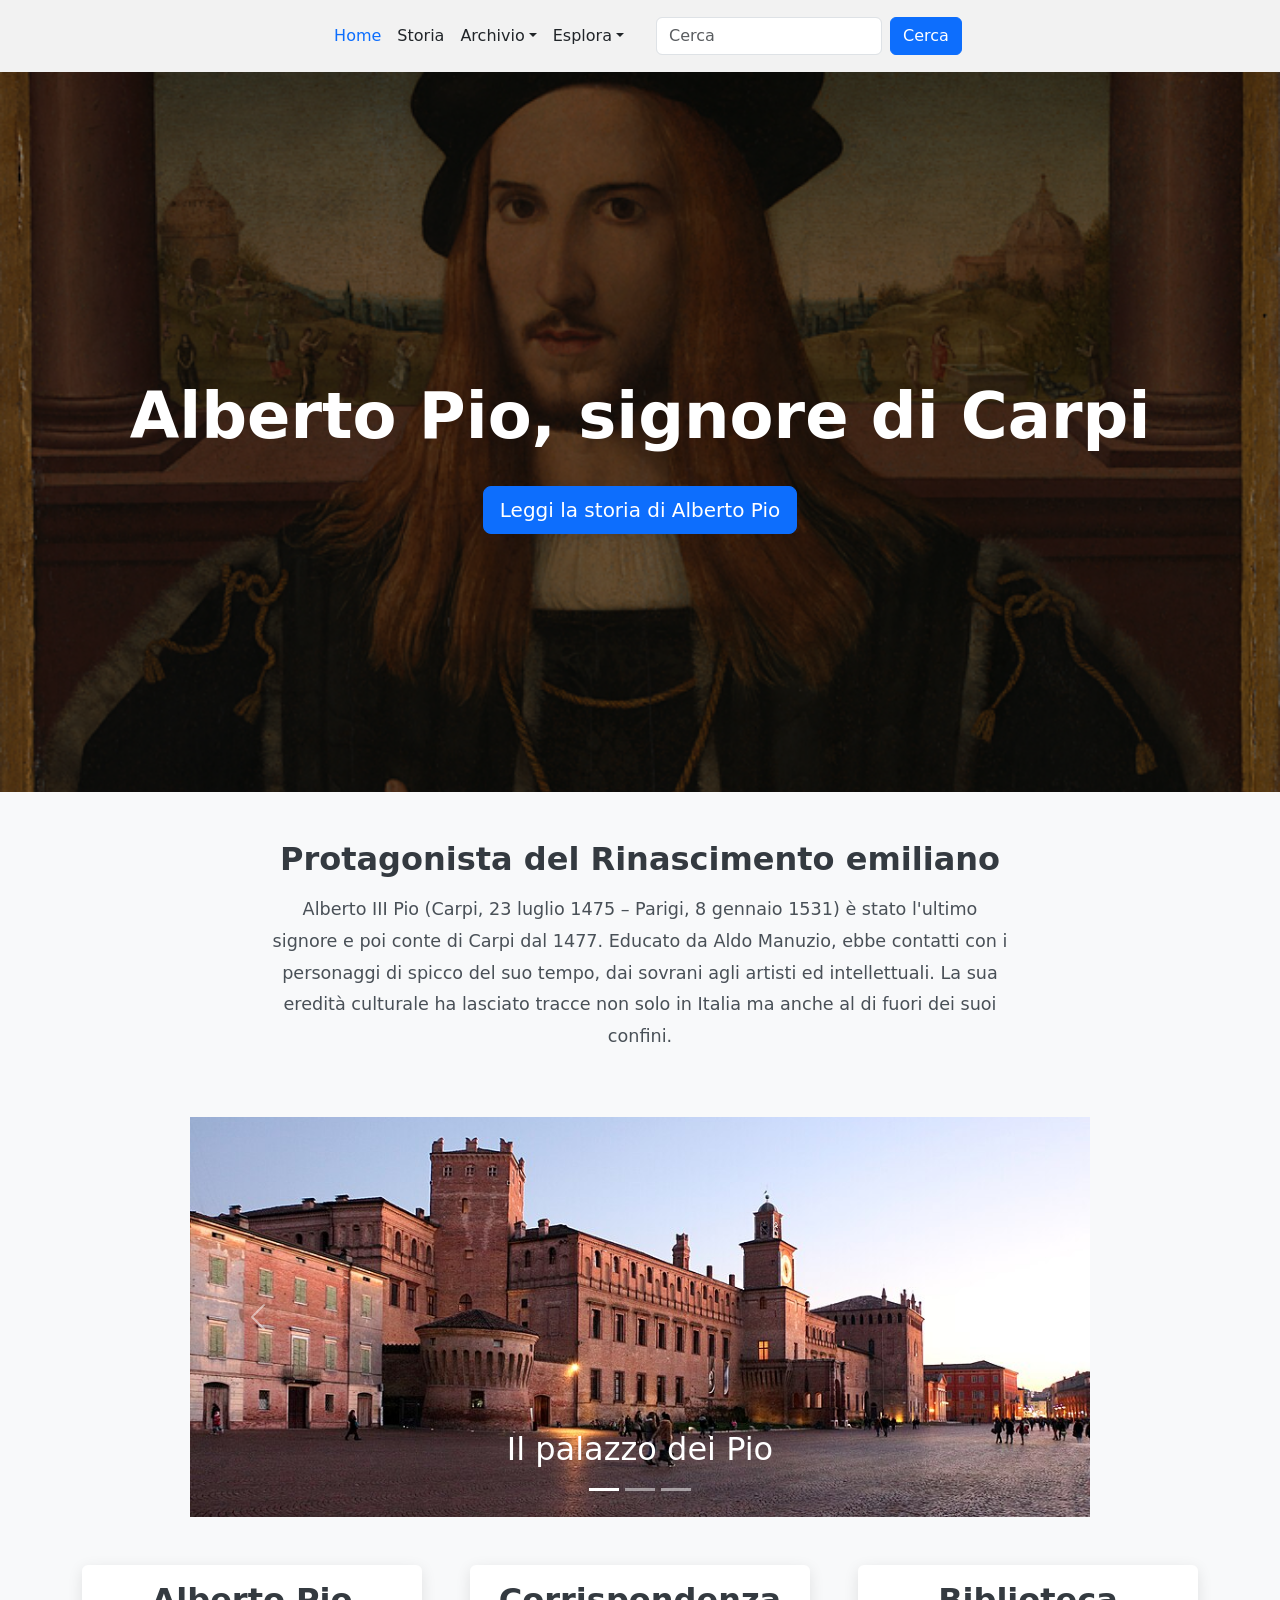
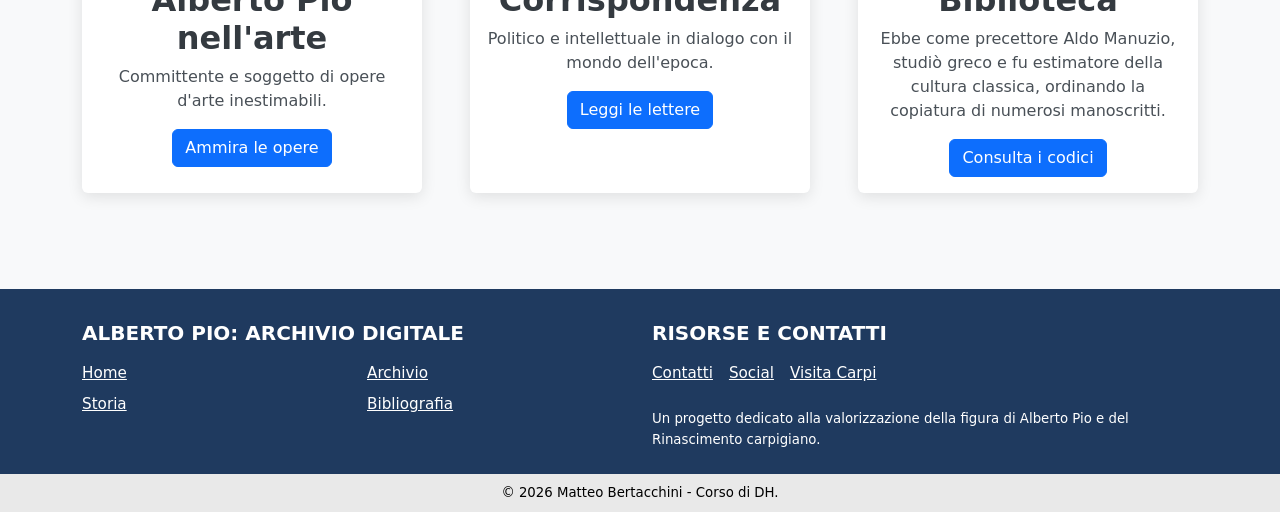
<file: index.html>
<!doctype html>
<html lang="it">

<head>
	<meta charset="UTF-8">
	<meta name="description" content="Sito che raccoglie opere d'arte, scritti e codici legati alla figura di Alberto III Pio di Savoia" />
	<meta name="keywords" content="Pio, Carpi, Savoia, Rinascimento, Alberto" />
	<meta name="author" content="Matteo Bertacchini" />
	<meta name="viewport" content="width=device-width, initial-scale=1.0, shrink-to-fit=no" />
	<!-- metadati DC -->
  <meta name="DC.Title" content="Alberto Pio, Signore di Carpi">
  <meta name="DC.Creator" content="Matteo Bertacchini">
  <meta name="DC.Subject" content="L'eredità culturale di Alberto Pio, scritti, arte, codici">
  <meta name="DC.Description" content="Raccolta di opere che testimoniano il mecenatismo di Alberto Pio e la sua centralità all'interno della temperie culturale e politica del Rinascimento emiliano">
  <meta name="DC.Publisher" content="Università di Bologna">
  <meta name="DC.Contributor" content="Corso DIGITAL HUMANITIES">
  <meta name="DC.Date" content="14/04/2026">
  <meta name="DC.Type" content="Archivio digitale">
  <meta name="DC.Format" content="HTML/CSS/JS">
  <link rel="DC.Identifier" href="https://matteobertacchini.github.io/PIO-SIGNORI-DI-CARPI/">
  <meta name="DC.Language" content="it">
  <meta name="DC.Relation" content="Estense Digital Library">
  <meta name="DC.Rights" content="Licenza Creative Commons BY-NC-SA 4.0 https://creativecommons.org/licenses/by-nc-sa/4.0/">
  <title> Alberto Pio: Archivio digitale </title>
  <!-- favicon -->
  <link rel="icon" type="image/x-icon" href="img/favicon.svg">
  <!-- Bootstrap -->
  <link href="https://cdn.jsdelivr.net/npm/bootstrap@5.0.2/dist/css/bootstrap.min.css" rel="stylesheet" integrity="sha384-EVSTQN3/azprG1Anm3QDgpJLIm9Nao0Yz1ztcQTwFspd3yD65VohhpuuCOmLASjC" crossorigin="anonymous">
  <link rel="stylesheet" href="stile.css">
</head>

<body class="d-flex flex-column min-vh-100 bg-light"> <!-- Evita il problema del footer -->
	<nav class="navbar navbar-expand-sm custom-navbar">
    <div class="container-fluid">
      <div class="collapse navbar-collapse justify-content-center" id="menuPrincipale">
        <ul class="navbar-nav m-2">
          <li class="nav-item">
            <a class="nav-link active" href="#">Home</a>
          </li>
          <li class="nav-item">
            <a class="nav-link" href="#">Storia</a>
          </li>
          <li class="nav-item dropdown">
            <a class="nav-link dropdown-toggle" href="#" data-bs-toggle="dropdown">Archivio</a>
              <ul class="dropdown-menu">
                <li><a class="dropdown-item" href="archivio-copia.html">Archivio completo</a></li>
                <li><a class="dropdown-item" href="arte.html">Arte</a></li>
                <li><a class="dropdown-item" href="corrispondenza.html">Corrispondenza</a></li>
                <li><a class="dropdown-item" href="biblioteca.html">Biblioteca</a></li>
              </ul>
          </li>
          <li class="nav-item dropdown">
            <a class="nav-link dropdown-toggle" href="#" data-bs-toggle="dropdown">Esplora</a>
              <ul class="dropdown-menu">
                <li><a class="dropdown-item" href="#">Persone</a></li>
                <li><a class="dropdown-item" href="#">Date</a></li>
                <li><a class="dropdown-item" href="#">Luoghi</a></li>
              </ul>
          </li>
        </ul>

        <form class="d-flex ms-sm-3" role="search">
          <input class="form-control me-2" type="search" placeholder="Cerca">
          <button class="btn btn-primary" type="submit">Cerca</button>
        </form>
      </div>
    </div>
  </nav>
  
  <main class="flex-grow-1"> <!-- Evita il problema del footer -->
    <section class="hero-section d-flex justify-content-center align-items-center text-center text-white">
     <div class="container">
       <h1 class="display-3 fw-bold mt-5">Alberto Pio, signore di Carpi</h1>
       <a href="#" class="btn btn-primary btn-lg mt-4">Leggi la storia di Alberto Pio</a>
     </div>
    </section>

    <section class="bio-section py-5">
     <div class="container">
       <div class="row justify-content-center">
         <div class="col-lg-8 text-center">
           <h2 class="fw-bold mb-3">Protagonista del Rinascimento emiliano</h2>
           <p class="lead">
             Alberto III Pio (Carpi, 23 luglio 1475 – Parigi, 8 gennaio 1531) è stato l'ultimo signore e poi conte di Carpi dal 1477. Educato da Aldo Manuzio, ebbe contatti con i personaggi di spicco del suo tempo, dai sovrani agli artisti ed intellettuali. La sua eredità culturale ha lasciato tracce non solo in Italia ma anche al di fuori dei suoi confini.
           </p>
         </div>
       </div>
     </div>
    </section>

    <section id="demo" class="carousel slide" data-bs-ride="carousel">

      <div class="carousel-indicators">
        <button data-bs-target="#demo" data-bs-slide-to="0" class="active"></button>
        <button data-bs-target="#demo" data-bs-slide-to="1"></button>
        <button data-bs-target="#demo" data-bs-slide-to="2"></button>
      </div>

      <div class="carousel-inner">
        <div class="carousel-item active">
          <img src="img/palazzo.jpg" class="d-block w-100" alt="Palazzo">
          <div class="carousel-caption">
            <h2>Il palazzo dei Pio</h2>
          </div>
        </div>
        <div class="carousel-item">
          <img src="img/cortile.jpg" class="d-block w-100" alt="Cortile">
          <div class="carousel-caption">
            <div class="bg dark bg-opacity-50">
              <h2>Il cortile interno</h2>
            </div>
          </div>
        </div>
        <div class="carousel-item">
          <img src="img/sala-dei-mori.png" class="d-block w-100" alt="Sala dei Mori">
          <div class="carousel-caption d-block mb-4">
            <a href="https://www.palazzodeipio.it/imusei/Sezione.jsp?idSezione=31" class="btn btn-primary shadow">Prenota la visita al Palazzo dei Pio</a>
          </div>
        </div>
      </div>
        
      <button class="carousel-control-prev" data-bs-target="#demo" data-bs-slide="prev">
        <span class="carousel-control-prev-icon"></span>
      </button>
      <button class="carousel-control-next" data-bs-target="#demo" data-bs-slide="next">
        <span class="carousel-control-next-icon"></span>
      </button>

    </section>
          
    <section class="features-section py-5">
      <div class="container">
        <div class="row g-5">

          <!-- Card 1 -->
          <div class="col-md-4">
            <div class="card h-100 text-center">
              <div class="card-body">
                <h2 class="card-title fw-bold">Alberto Pio nell'arte</h2>
                <p class="card-text">Committente e soggetto di opere d'arte inestimabili.</p>
                <a href="arte.html" class="btn btn-primary">Ammira le opere</a>
              </div>
            </div>
          </div>

          <!-- Card 2 -->
          <div class="col-md-4">
            <div class="card h-100 text-center">
              <div class="card-body">
                <h2 class="card-title fw-bold">Corrispondenza</h2>
                <p class="card-text">Politico e intellettuale in dialogo con il mondo dell'epoca.</p>
                <a href="corrispondenza.html" class="btn btn-primary">Leggi le lettere</a>
              </div>
            </div>
          </div>

          <!-- Card 3 -->
          <div class="col-md-4">
            <div class="card h-100 text-center">
              <div class="card-body">
                <h2 class="card-title fw-bold">Biblioteca</h2>
                <p class="card-text">Ebbe come precettore Aldo Manuzio, studiò greco e fu estimatore della cultura classica, ordinando la copiatura di numerosi manoscritti.</p>
                <a href="biblioteca.html" class="btn btn-primary">Consulta i codici</a>
              </div>
            </div>
          </div>

        </div>
      </div>
    </section>
    
  </main>
    
  <footer>
    <div class="container-fluid background-blue py-4 mt-5">
      <div class="container">
        <div class="row">
          <div class="col-md-6 mt-2">
            <h5 class="text-uppercase fw-bold text-white">Alberto Pio: Archivio digitale</h5>
            <div class="row mt-3">
              <div class="col-sm-6">
                <ul class="list-unstyled">
                  <li><a href="#">Home</a></li>
                  <li><a href="#">Storia</a></li>
                </ul>
              </div>
              <div class="col-sm-6">
                <ul class="list-unstyled">
                  <li><a href="#">Archivio</a></li>
                  <li><a href="#">Bibliografia</a></li>
                </ul>
              </div>
            </div>
          </div>
          <div class="col-md-6 mt-2">
            <h5 class="text-uppercase fw-bold text-white">Risorse e contatti</h5>
            <ul class="list-unstyled mt-3 d-flex gap-3">
              <li><a href="#">Contatti</a></li>
              <li><a href="#">Social</a></li>
              <li><a href="#">Visita Carpi</a></li>
            </ul>
            <p class="mt-3 text-white small">
              Un progetto dedicato alla valorizzazione della figura di Alberto Pio e del Rinascimento carpigiano.
            </p>
          </div>
        </div>
      </div>
    </div>
    <div class="container-fluid background-gray">
      <p class="mb-0 py-2 text-center small">
        © 2026 Matteo Bertacchini - Corso di DH.
      </p>
    </div>
  </footer>

  <script src="https://cdn.jsdelivr.net/npm/bootstrap@5.0.2/dist/js/bootstrap.bundle.min.js" integrity="sha384-MrcW6ZMFYlzcLA8Nl+NtUVF0sA7MsXsP1UyJoMp4YLEuNSfAP+JcXn/tWtIaxVXM" crossorigin="anonymous"></script>	
</body>

</html>
</file>
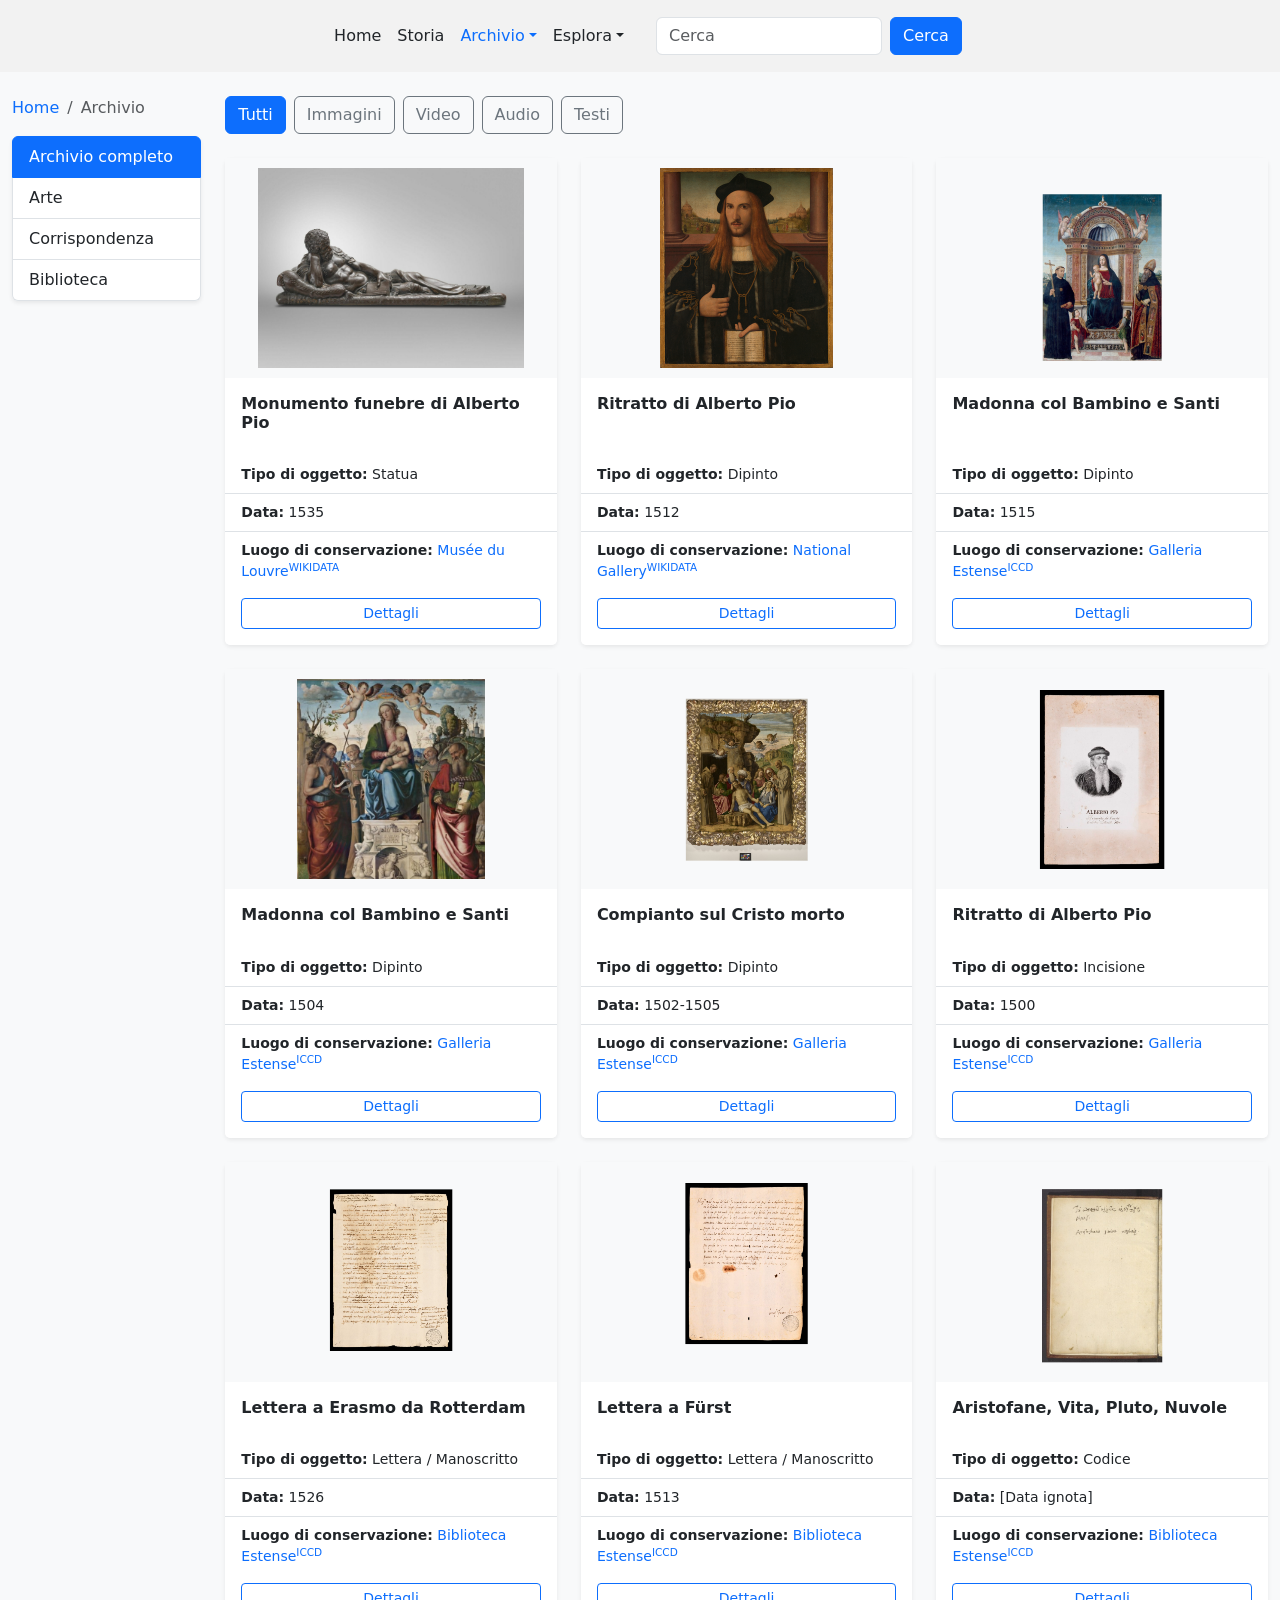
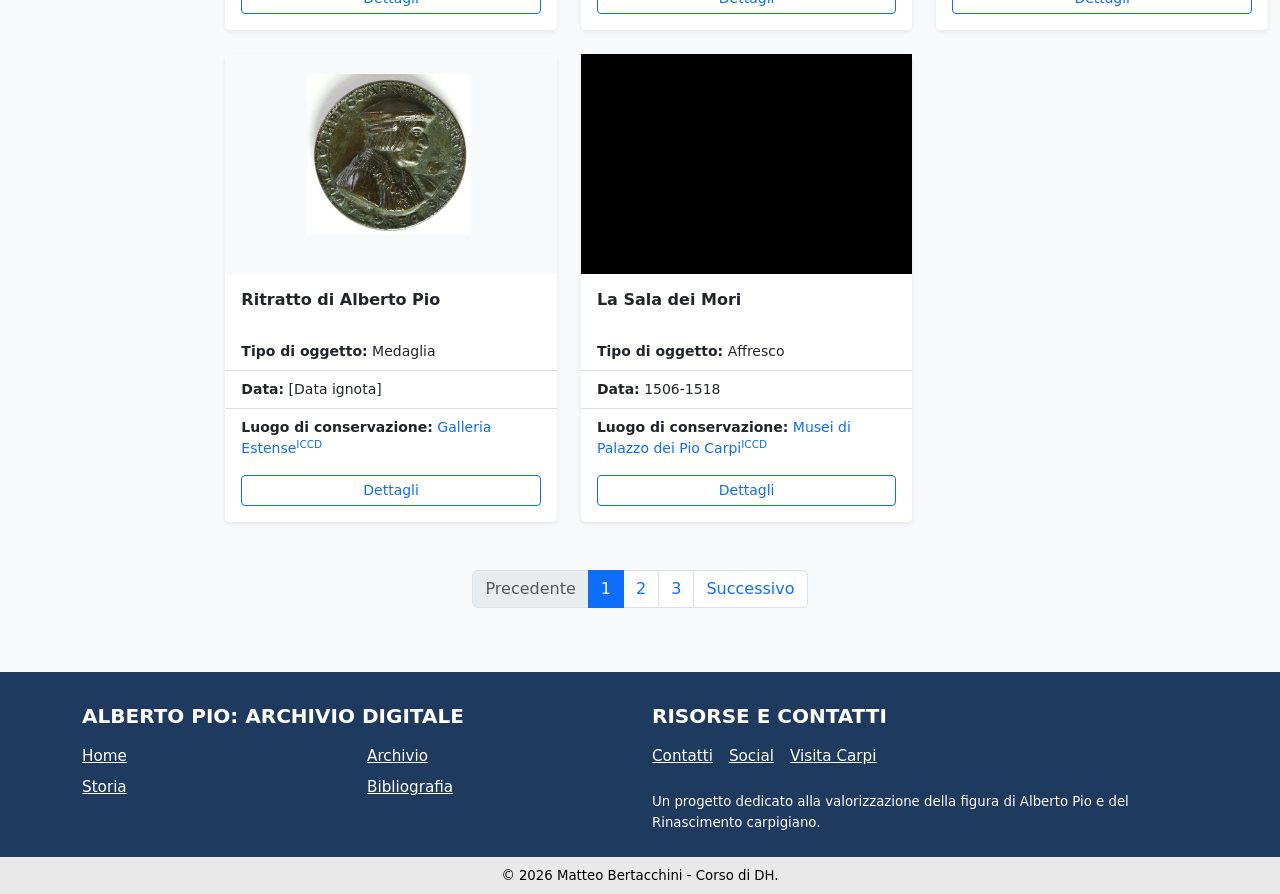
<file: archivio-copia.html>
<!doctype html>
<html lang="it">

<head>
    <meta charset="UTF-8">
    <meta name="description" content="Sito che raccoglie opere d'arte, scritti e codici legati alla figura di Alberto III Pio di Savoia" />
    <meta name="keywords" content="Pio, Carpi, Savoia, Rinascimento, Alberto" />
    <meta name="author" content="Matteo Bertacchini" />
    <meta name="viewport" content="width=device-width, initial-scale=1.0, shrink-to-fit=no" />
    <title>Alberto Pio - Archivio</title>
    <link rel="icon" type="image/x-icon" href="img/favicon.svg">       
    <link href="https://cdn.jsdelivr.net/npm/bootstrap@5.0.2/dist/css/bootstrap.min.css" rel="stylesheet" integrity="sha384-EVSTQN3/azprG1Anm3QDgpJLIm9Nao0Yz1ztcQTwFspd3yD65VohhpuuCOmLASjC" crossorigin="anonymous">
    <link rel="stylesheet" href="stile.css">
</head>

<body class="bg-light">
    <nav class="navbar navbar-expand-sm custom-navbar">
        <div class="container-fluid">
            <div class="collapse navbar-collapse justify-content-center" id="menuPrincipale">
                <ul class="navbar-nav m-2">
                  <li class="nav-item">
                    <a class="nav-link" href="index.html">Home</a>
                  </li>
                  <li class="nav-item">
                    <a class="nav-link" href="#">Storia</a>
                  </li>
                  <li class="nav-item dropdown">
                    <a class="nav-link active dropdown-toggle" href="#" data-bs-toggle="dropdown">Archivio</a>
                      <ul class="dropdown-menu">
                        <li><a class="dropdown-item" href="archivio-copia.html">Archivio completo</a></li>
                        <li><a class="dropdown-item" href="arte.html">Arte</a></li>
                        <li><a class="dropdown-item" href="corrispondenza.html">Corrispondenza</a></li>
                        <li><a class="dropdown-item" href="biblioteca.html">Biblioteca</a></li>
                      </ul>
                  </li>
                  <li class="nav-item dropdown">
                    <a class="nav-link dropdown-toggle" href="#" data-bs-toggle="dropdown">Esplora</a>
                      <ul class="dropdown-menu">
                        <li><a class="dropdown-item" href="#">Persone</a></li>
                        <li><a class="dropdown-item" href="#">Date</a></li>
                        <li><a class="dropdown-item" href="#">Luoghi</a></li>
                      </ul>
                  </li>
                </ul>

                <form class="d-flex ms-sm-3" role="search">
                  <input class="form-control me-2" type="search" placeholder="Cerca">
                  <button class="btn btn-primary" type="submit">Cerca</button>
                </form>
            </div>
        </div>
    </nav>


    <div class="container-fluid my-4">
        <div class="row">
            <div class="col-md-2">
                <nav>
                    <ol class="breadcrumb">
                        <li class="breadcrumb-item"><a href="index.html" class="text-decoration-none">Home</a></li>
                        <li class="breadcrumb-item active">Archivio</li>
                    </ol>
                </nav>
                <div class="list-group shadow-sm">
                   <a href="#" class="list-group-item list-group-item-action active">Archivio completo</a>
                   <a href="arte.html" class="list-group-item list-group-item-action">Arte</a>
                   <a href="corrispondenza.html" class="list-group-item list-group-item-action">Corrispondenza</a>
                   <a href="biblioteca.html" class="list-group-item list-group-item-action">Biblioteca</a>
                </div>
            </div>
               
            <div class="col-md-10">
                <div class="d-flex gap-2 justify-content-md-start mb-4">
                    <button class="btn btn-primary">Tutti</button>
                    <button class="btn btn-outline-secondary">Immagini</button>
                    <button class="btn btn-outline-secondary">Video</button>
                    <button class="btn btn-outline-secondary">Audio</button>
                    <button class="btn btn-outline-secondary">Testi</button>
                </div>
                <div class="row g-4">
                    <div class="col-md-4">
                        <div class="card h-100 hover-card shadow-sm border-0">
                            <div class="card-img-container">
                                <img src="img/louvre.jpg" class="card-img-custom" alt="Monumento funebre">
                            </div>
                            <div class="card-body">
                                <h6 class="card-title fw-bold">Monumento funebre di Alberto Pio</h6>
                            </div>
                            <ul class="list-group list-group-flush small text-muted">
                                <li class="list-group-item"><strong>Tipo di oggetto:</strong> Statua</li>
                                <li class="list-group-item"><strong>Data:</strong> 1535</li>
                                <li class="list-group-item"><strong>Luogo di conservazione:</strong><a href="https://www.wikidata.org/wiki/Q19675" target="_blank" class="text-decoration-none"> Musée du Louvre<sup>WIKIDATA</sup></a></li>
                            </ul>
                            <div class="card-footer bg-white border-0 text-center pb-3">
                                <a href="item.html" class="btn btn-sm btn-outline-primary w-100">Dettagli</a>
                            </div>
                        </div>
                    </div>


                    <div class="col-md-4">
                        <div class="card h-100 hover-card shadow-sm border-0">
                            <div class="card-img-container">
                                <img src="img/national-gallery.jpg" class="card-img-custom" alt="Ritratto Londra">
                            </div>
                            <div class="card-body">
                                <h6 class="card-title fw-bold">Ritratto di Alberto Pio</h6>
                            </div>
                            <ul class="list-group list-group-flush small text-muted">
                                <li class="list-group-item"><strong>Tipo di oggetto:</strong> Dipinto</li>
                                <li class="list-group-item"><strong>Data:</strong> 1512</li>
                                <li class="list-group-item"><strong>Luogo di conservazione:</strong><a href="https://www.wikidata.org/wiki/Q180788" target="_blank" class="text-decoration-none"> National Gallery<sup>WIKIDATA</sup></a></li>
                            </ul>
                            <div class="card-footer bg-white border-0 text-center pb-3">
                                <a href="#" class="btn btn-sm btn-outline-primary w-100">Dettagli</a>
                            </div>
                        </div>
                    </div>

                    <div class="col-md-4">
                        <div class="card h-100 hover-card shadow-sm border-0">
                            <div class="card-img-container">
                                <img src="img/madonna-col-bambino-loschi.png" class="card-img-custom" alt="Madonna Loschi">
                            </div>
                            <div class="card-body">
                                <h6 class="card-title fw-bold">Madonna col Bambino e Santi</h6>
                            </div>
                            <ul class="list-group list-group-flush small text-muted">
                                <li class="list-group-item"><strong>Tipo di oggetto:</strong> Dipinto</li>
                                <li class="list-group-item"><strong>Data:</strong> 1515</li>
                                <li class="list-group-item"><strong>Luogo di conservazione:</strong> <a href="https://dati.beniculturali.it/lodview/iccd/cf/resource/CulturalInstituteOrSite/1476943895379.html" target="_blank" class="text-decoration-none"> Galleria Estense<sup>ICCD</sup></a></li>
                            </ul>
                            <div class="card-footer bg-white border-0 text-center pb-3">
                                <a href="#" class="btn btn-sm btn-outline-primary w-100">Dettagli</a>
                            </div>
                        </div>
                    </div>

                    <div class="col-md-4">
                        <div class="card h-100 hover-card shadow-sm border-0">
                            <div class="card-img-container">
                                <img src="img/madonna-meloni.jpg" class="w-auto h-auto mw-100 mh-100 object-fit-contain d-block" alt="Madonna Meloni">
                            </div>
                            <div class="card-body">
                                <h6 class="card-title fw-bold">Madonna col Bambino e Santi</h6>
                            </div>
                            <ul class="list-group list-group-flush small text-muted">
                                <li class="list-group-item"><strong>Tipo di oggetto:</strong> Dipinto</li>
                                <li class="list-group-item"><strong>Data:</strong> 1504</li>
                                <li class="list-group-item"><strong>Luogo di conservazione:</strong> <a href="https://dati.beniculturali.it/lodview/iccd/cf/resource/CulturalInstituteOrSite/1476943895379.html" target="_blank" class="text-decoration-none"> Galleria Estense<sup>ICCD</sup></a></li>
                            </ul>
                            <div class="card-footer bg-white border-0 text-center pb-3">
                                <a href="#" class="btn btn-sm btn-outline-primary w-100">Dettagli</a>
                            </div>
                        </div>
                    </div>

                    <div class="col-md-4">
                        <div class="card h-100 hover-card shadow-sm border-0">
                            <div class="card-img-container">
                                <img src="img/compianto.png" class="card-img-custom" alt="Compianto">
                            </div>
                            <div class="card-body">
                                <h6 class="card-title fw-bold">Compianto sul Cristo morto</h6>
                            </div>
                            <ul class="list-group list-group-flush small text-muted">
                                <li class="list-group-item"><strong>Tipo di oggetto:</strong> Dipinto</li>
                                <li class="list-group-item"><strong>Data:</strong> 1502-1505</li>
                                <li class="list-group-item"><strong>Luogo di conservazione:</strong> <a href="https://dati.beniculturali.it/lodview/iccd/cf/resource/CulturalInstituteOrSite/1476943895379.html" target="_blank" class="text-decoration-none"> Galleria Estense<sup>ICCD</sup></a></li>
                            </ul>
                            <div class="card-footer bg-white border-0 text-center pb-3">
                                <a href="#" class="btn btn-sm btn-outline-primary w-100">Dettagli</a>
                            </div>
                        </div>
                    </div>

                    <div class="col-md-4">
                        <div class="card h-100 hover-card shadow-sm border-0">
                            <div class="card-img-container">
                                <img src="img/incisione.png" class="card-img-custom" alt="Incisione">
                            </div>
                            <div class="card-body">
                                <h6 class="card-title fw-bold">Ritratto di Alberto Pio</h6>
                            </div>
                            <ul class="list-group list-group-flush small text-muted">
                                <li class="list-group-item"><strong>Tipo di oggetto:</strong> Incisione</li>
                                <li class="list-group-item"><strong>Data:</strong> 1500</li>
                                <li class="list-group-item"><strong>Luogo di conservazione:</strong> <a href="https://dati.beniculturali.it/lodview/iccd/cf/resource/CulturalInstituteOrSite/1476943895379.html" target="_blank" class="text-decoration-none"> Galleria Estense<sup>ICCD</sup></a></li>
                            </ul>
                            <div class="card-footer bg-white border-0 text-center pb-3">
                                <a href="#" class="btn btn-sm btn-outline-primary w-100">Dettagli</a>
                            </div>
                        </div>
                    </div>

                    <div class="col-md-4">
                        <div class="card h-100 hover-card shadow-sm border-0">
                            <div class="card-img-container">
                                <img src="img/lettera-erasmo.png" class="card-img-custom" alt="Lettera Erasmo">
                            </div>
                            <div class="card-body">
                                <h6 class="card-title fw-bold">Lettera a Erasmo da Rotterdam</h6>
                            </div>
                            <ul class="list-group list-group-flush small text-muted">
                                <li class="list-group-item"><strong>Tipo di oggetto:</strong> Lettera / Manoscritto</li>
                                <li class="list-group-item"><strong>Data:</strong> 1526</li>
                                <li class="list-group-item"><strong>Luogo di conservazione:</strong> <a href="https://dati.beniculturali.it/lodview/iccd/cf/resource/CulturalInstituteOrSite/1476943895379.html" target="_blank" class="text-decoration-none"> Biblioteca Estense<sup>ICCD</sup></a></li>
                            </ul>
                            <div class="card-footer bg-white border-0 text-center pb-3">
                                <a href="#" class="btn btn-sm btn-outline-primary w-100">Dettagli</a>
                            </div>
                        </div>
                    </div>

                    <div class="col-md-4">
                        <div class="card h-100 hover-card shadow-sm border-0">
                            <div class="card-img-container">
                                <img src="img/lettera2.png" class="card-img-custom" alt="Lettera Fürst">
                            </div>
                            <div class="card-body">
                                <h6 class="card-title fw-bold">Lettera a Fürst</h6>
                            </div>
                            <ul class="list-group list-group-flush small text-muted">
                                <li class="list-group-item"><strong>Tipo di oggetto:</strong> Lettera / Manoscritto</li>
                                <li class="list-group-item"><strong>Data:</strong> 1513</li>
                                <li class="list-group-item"><strong>Luogo di conservazione:</strong> <a href="https://dati.beniculturali.it/lodview/iccd/cf/resource/CulturalInstituteOrSite/1476943895379.html" target="_blank" class="text-decoration-none"> Biblioteca Estense<sup>ICCD</sup></a></li>
                            </ul>
                            <div class="card-footer bg-white border-0 text-center pb-3">
                                <a href="prova-leaflet.html" class="btn btn-sm btn-outline-primary w-100">Dettagli</a>
                            </div>
                        </div>
                    </div>

                    <div class="col-md-4">
                        <div class="card h-100 hover-card shadow-sm border-0">
                            <div class="card-img-container">
                                <img src="img/gr28aristofane.png" class="card-img-custom" alt="Codice Aristofane">
                            </div>
                            <div class="card-body">
                                <h6 class="card-title fw-bold">Aristofane, Vita, Pluto, Nuvole</h6>
                            </div>
                            <ul class="list-group list-group-flush small text-muted">
                                <li class="list-group-item"><strong>Tipo di oggetto:</strong> Codice</li>
                                <li class="list-group-item"><strong>Data:</strong> [Data ignota]</li>
                                <li class="list-group-item"><strong>Luogo di conservazione:</strong> <a href="https://dati.beniculturali.it/lodview/iccd/cf/resource/CulturalInstituteOrSite/1476943895379.html" target="_blank" class="text-decoration-none"> Biblioteca Estense<sup>ICCD</sup></a></li>
                            </ul>
                            <div class="card-footer bg-white border-0 text-center pb-3">
                                <a href="#" class="btn btn-sm btn-outline-primary w-100">Dettagli</a>
                            </div>
                        </div>
                    </div>

                    <div class="col-md-4">
                        <div class="card h-100 hover-card shadow-sm border-0">
                            <div class="card-img-container">
                                <img src="img/medaglia.png" class="card-img-custom" alt="Medaglia">
                            </div>
                            <div class="card-body">
                                <h6 class="card-title fw-bold">Ritratto di Alberto Pio</h6>
                            </div>
                            <ul class="list-group list-group-flush small text-muted">
                                <li class="list-group-item"><strong>Tipo di oggetto:</strong> Medaglia</li>
                                <li class="list-group-item"><strong>Data:</strong> [Data ignota]</li>
                                <li class="list-group-item"><strong>Luogo di conservazione:</strong> <a href="https://dati.beniculturali.it/lodview/iccd/cf/resource/CulturalInstituteOrSite/1476943895379.html" target="_blank" class="text-decoration-none"> Galleria Estense<sup>ICCD</sup></a></li>
                            </ul>
                            <div class="card-footer bg-white border-0 text-center pb-3">
                                <a href="#" class="btn btn-sm btn-outline-primary w-100">Dettagli</a>
                            </div>
                        </div>
                    </div>

                    <div class="col-md-4">
                        <div class="card h-100 hover-card shadow-sm border-0">
                            <div class="card-video-custom">
                                <iframe class="w-100 h-100" src="https://www.youtube.com/embed/8UnhqEnyUA8" title="YouTube video player" frameborder="0" allow="accelerometer; autoplay; clipboard-write; encrypted-media; gyroscope; picture-in-picture; web-share" allowfullscreen></iframe>
                            </div>
                            <div class="card-body">
                                <h6 class="card-title fw-bold">La Sala dei Mori</h6>
                            </div>
                            <ul class="list-group list-group-flush small text-muted">
                                <li class="list-group-item"><strong>Tipo di oggetto:</strong> Affresco</li>
                                <li class="list-group-item"><strong>Data:</strong> 1506-1518</li>
                                <li class="list-group-item"><strong>Luogo di conservazione:</strong><a href="https://dati.beniculturali.it/lodview/iccd/cf/resource/CulturalInstituteOrSite/1477201735311.html" target="_blank" class="text-decoration-none"> Musei di Palazzo dei Pio Carpi<sup>ICCD</sup></a></li>
                            </ul>
                            <div class="card-footer bg-white border-0 text-center pb-3">
                                <a href="#" class="btn btn-sm btn-outline-primary w-100">Dettagli</a>
                            </div>
                        </div>
                    </div>
                </div>
            </div>
        </div>

        <div class="d-flex justify-content-center mt-5">
            <ul class="pagination">
                <li class="page-item disabled"><a class="page-link" href="#">Precedente</a></li>
                <li class="page-item active"><a class="page-link" href="#">1</a></li>
                <li class="page-item"><a class="page-link" href="#">2</a></li>
                <li class="page-item"><a class="page-link" href="#">3</a></li>
                <li class="page-item"><a class="page-link" href="#">Successivo</a></li>
            </ul>
        </div>
    </div>
       
    <footer>
        <div class="container-fluid background-blue py-4 mt-5">
          <div class="container">
            <div class="row">
              <div class="col-md-6 mt-2">
                <h5 class="text-uppercase fw-bold text-white">Alberto Pio: Archivio digitale</h5>
                <div class="row mt-3">
                  <div class="col-sm-6">
                    <ul class="list-unstyled">
                      <li><a href="#">Home</a></li>
                      <li><a href="#">Storia</a></li>
                    </ul>
                  </div>
                  <div class="col-sm-6">
                    <ul class="list-unstyled">
                      <li><a href="#">Archivio</a></li>
                      <li><a href="#">Bibliografia</a></li>
                    </ul>
                  </div>
                </div>
              </div>
              <div class="col-md-6 mt-2">
                <h5 class="text-uppercase fw-bold text-white">Risorse e contatti</h5>
                <ul class="list-unstyled mt-3 d-flex gap-3">
                  <li><a href="#">Contatti</a></li>
                  <li><a href="#">Social</a></li>
                  <li><a href="#">Visita Carpi</a></li>
                </ul>
                <p class="mt-3 text-white small">
                  Un progetto dedicato alla valorizzazione della figura di Alberto Pio e del Rinascimento carpigiano.
                </p>
              </div>
            </div>
          </div>
        </div>
        <div class="container-fluid background-gray">
          <p class="mb-0 py-2 text-center small">
            © 2026 Matteo Bertacchini - Corso di DH.
          </p>
        </div>
      </footer>

    <script src="https://cdn.jsdelivr.net/npm/bootstrap@5.0.2/dist/js/bootstrap.bundle.min.js" integrity="sha384-MrcW6ZMFYlzcLA8Nl+NtUVF0sA7MsXsP1UyJoMp4YLEuNSfAP+JcXn/tWtIaxVXM" crossorigin="anonymous"></script>  
</body>

</html>
</file>
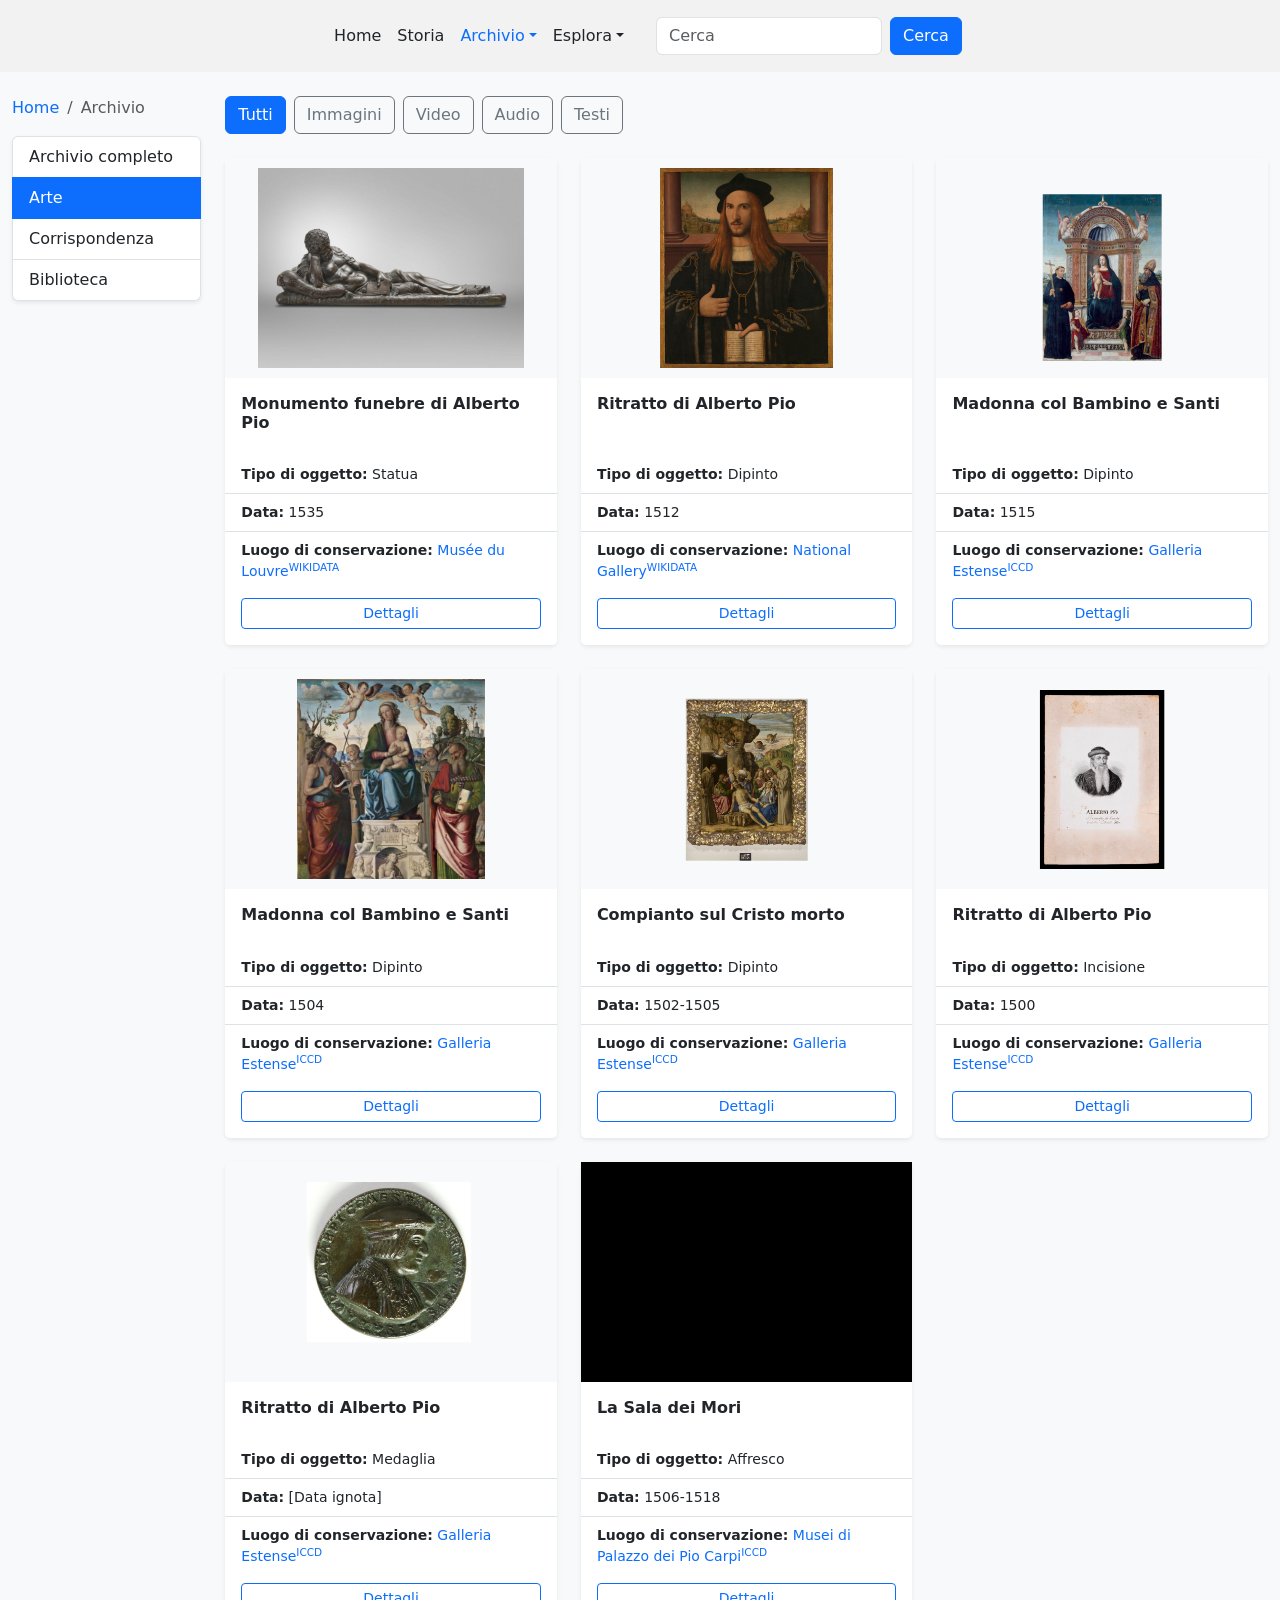
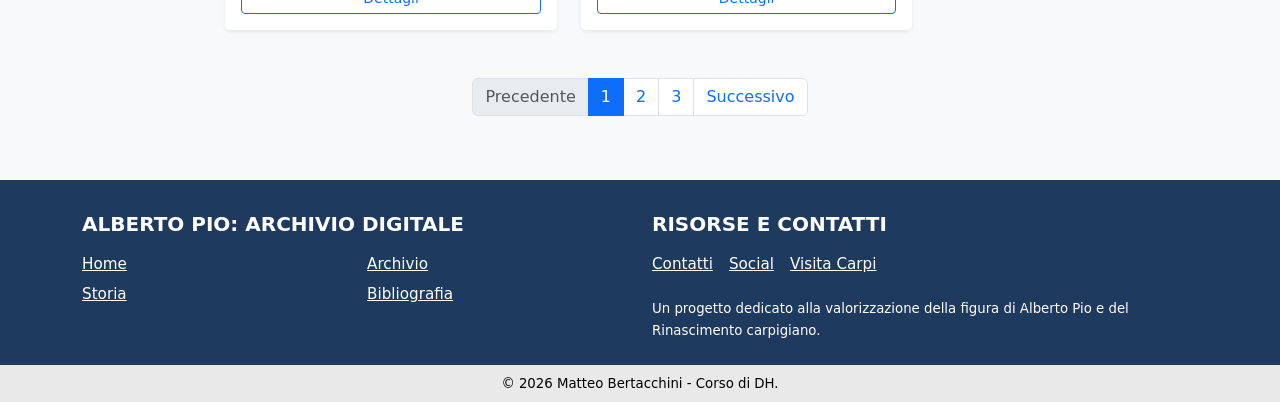
<file: arte.html>
<!doctype html>
<html lang="it">

<head>
    <meta charset="UTF-8">
    <meta name="description" content="Sito che raccoglie opere d'arte, scritti e codici legati alla figura di Alberto III Pio di Savoia" />
    <meta name="keywords" content="Pio, Carpi, Savoia, Rinascimento, Alberto" />
    <meta name="author" content="Matteo Bertacchini" />
    <meta name="viewport" content="width=device-width, initial-scale=1.0, shrink-to-fit=no" />
    <title>Alberto Pio - Archivio</title>
    <link rel="icon" type="image/x-icon" href="img/favicon.svg">       
    <link href="https://cdn.jsdelivr.net/npm/bootstrap@5.0.2/dist/css/bootstrap.min.css" rel="stylesheet" integrity="sha384-EVSTQN3/azprG1Anm3QDgpJLIm9Nao0Yz1ztcQTwFspd3yD65VohhpuuCOmLASjC" crossorigin="anonymous">
    <link rel="stylesheet" href="stile.css">
</head>

<body class="bg-light">
    <nav class="navbar navbar-expand-sm custom-navbar">
        <div class="container-fluid">
            <div class="collapse navbar-collapse justify-content-center" id="menuPrincipale">
                <ul class="navbar-nav m-2">
                  <li class="nav-item">
                    <a class="nav-link" href="index.html">Home</a>
                  </li>
                  <li class="nav-item">
                    <a class="nav-link" href="#">Storia</a>
                  </li>
                  <li class="nav-item dropdown">
                    <a class="nav-link active dropdown-toggle" href="#" data-bs-toggle="dropdown">Archivio</a>
                      <ul class="dropdown-menu">
                        <li><a class="dropdown-item" href="archivio-copia.html">Archivio completo</a></li>
                        <li><a class="dropdown-item" href="arte.html">Arte</a></li>
                        <li><a class="dropdown-item" href="corrispondenza.html">Corrispondenza</a></li>
                        <li><a class="dropdown-item" href="biblioteca.html">Biblioteca</a></li>
                      </ul>
                  </li>
                  <li class="nav-item dropdown">
                    <a class="nav-link dropdown-toggle" href="#" data-bs-toggle="dropdown">Esplora</a>
                      <ul class="dropdown-menu">
                        <li><a class="dropdown-item" href="#">Persone</a></li>
                        <li><a class="dropdown-item" href="#">Date</a></li>
                        <li><a class="dropdown-item" href="#">Luoghi</a></li>
                      </ul>
                  </li>
                </ul>

                <form class="d-flex ms-sm-3" role="search">
                  <input class="form-control me-2" type="search" placeholder="Cerca">
                  <button class="btn btn-primary" type="submit">Cerca</button>
                </form>
            </div>
        </div>
    </nav>


    <div class="container-fluid my-4">
        <div class="row">
            <div class="col-md-2">
                <nav>
                    <ol class="breadcrumb">
                        <li class="breadcrumb-item"><a href="index.html" class="text-decoration-none">Home</a></li>
                        <li class="breadcrumb-item active">Archivio</li>
                    </ol>
                </nav>
                <div class="list-group shadow-sm">
                   <a href="archivio-copia.html" class="list-group-item list-group-item-action">Archivio completo</a>
                   <a href="arte.html" class="list-group-item list-group-item-action active">Arte</a>
                   <a href="corrispondenza.html" class="list-group-item list-group-item-action">Corrispondenza</a>
                   <a href="biblioteca.html" class="list-group-item list-group-item-action">Biblioteca</a>
                </div>
            </div>
               
            <div class="col-md-10">
                <div class="d-flex gap-2 justify-content-md-start mb-4">
                    <button class="btn btn-primary">Tutti</button>
                    <button class="btn btn-outline-secondary">Immagini</button>
                    <button class="btn btn-outline-secondary">Video</button>
                    <button class="btn btn-outline-secondary">Audio</button>
                    <button class="btn btn-outline-secondary">Testi</button>
                </div>
                <div class="row g-4">
                    <div class="col-md-4">
                        <div class="card h-100 hover-card shadow-sm border-0">
                            <div class="card-img-container">
                                <img src="img/louvre.jpg" class="card-img-custom" alt="Monumento funebre">
                            </div>
                            <div class="card-body">
                                <h6 class="card-title fw-bold">Monumento funebre di Alberto Pio</h6>
                            </div>
                            <ul class="list-group list-group-flush small text-muted">
                                <li class="list-group-item"><strong>Tipo di oggetto:</strong> Statua</li>
                                <li class="list-group-item"><strong>Data:</strong> 1535</li>
                                <li class="list-group-item"><strong>Luogo di conservazione:</strong><a href="https://www.wikidata.org/wiki/Q19675" target="_blank" class="text-decoration-none"> Musée du Louvre<sup>WIKIDATA</sup></a></li>
                            </ul>
                            <div class="card-footer bg-white border-0 text-center pb-3">
                                <a href="item.html" class="btn btn-sm btn-outline-primary w-100">Dettagli</a>
                            </div>
                        </div>
                    </div>


                    <div class="col-md-4">
                        <div class="card h-100 hover-card shadow-sm border-0">
                            <div class="card-img-container">
                                <img src="img/national-gallery.jpg" class="card-img-custom" alt="Ritratto Londra">
                            </div>
                            <div class="card-body">
                                <h6 class="card-title fw-bold">Ritratto di Alberto Pio</h6>
                            </div>
                            <ul class="list-group list-group-flush small text-muted">
                                <li class="list-group-item"><strong>Tipo di oggetto:</strong> Dipinto</li>
                                <li class="list-group-item"><strong>Data:</strong> 1512</li>
                                <li class="list-group-item"><strong>Luogo di conservazione:</strong><a href="https://www.wikidata.org/wiki/Q180788" target="_blank" class="text-decoration-none"> National Gallery<sup>WIKIDATA</sup></a></li>
                            </ul>
                            <div class="card-footer bg-white border-0 text-center pb-3">
                                <a href="#" class="btn btn-sm btn-outline-primary w-100">Dettagli</a>
                            </div>
                        </div>
                    </div>

                    <div class="col-md-4">
                        <div class="card h-100 hover-card shadow-sm border-0">
                            <div class="card-img-container">
                                <img src="img/madonna-col-bambino-loschi.png" class="card-img-custom" alt="Madonna Loschi">
                            </div>
                            <div class="card-body">
                                <h6 class="card-title fw-bold">Madonna col Bambino e Santi</h6>
                            </div>
                            <ul class="list-group list-group-flush small text-muted">
                                <li class="list-group-item"><strong>Tipo di oggetto:</strong> Dipinto</li>
                                <li class="list-group-item"><strong>Data:</strong> 1515</li>
                                <li class="list-group-item"><strong>Luogo di conservazione:</strong> <a href="https://dati.beniculturali.it/lodview/iccd/cf/resource/CulturalInstituteOrSite/1476943895379.html" target="_blank" class="text-decoration-none"> Galleria Estense<sup>ICCD</sup></a></li>
                            </ul>
                            <div class="card-footer bg-white border-0 text-center pb-3">
                                <a href="#" class="btn btn-sm btn-outline-primary w-100">Dettagli</a>
                            </div>
                        </div>
                    </div>

                    <div class="col-md-4">
                        <div class="card h-100 hover-card shadow-sm border-0">
                            <div class="card-img-container">
                                <img src="img/madonna-meloni.jpg" class="w-auto h-auto mw-100 mh-100 object-fit-contain d-block" alt="Madonna Meloni">
                            </div>
                            <div class="card-body">
                                <h6 class="card-title fw-bold">Madonna col Bambino e Santi</h6>
                            </div>
                            <ul class="list-group list-group-flush small text-muted">
                                <li class="list-group-item"><strong>Tipo di oggetto:</strong> Dipinto</li>
                                <li class="list-group-item"><strong>Data:</strong> 1504</li>
                                <li class="list-group-item"><strong>Luogo di conservazione:</strong> <a href="https://dati.beniculturali.it/lodview/iccd/cf/resource/CulturalInstituteOrSite/1476943895379.html" target="_blank" class="text-decoration-none"> Galleria Estense<sup>ICCD</sup></a></li>
                            </ul>
                            <div class="card-footer bg-white border-0 text-center pb-3">
                                <a href="#" class="btn btn-sm btn-outline-primary w-100">Dettagli</a>
                            </div>
                        </div>
                    </div>

                    <div class="col-md-4">
                        <div class="card h-100 hover-card shadow-sm border-0">
                            <div class="card-img-container">
                                <img src="img/compianto.png" class="card-img-custom" alt="Compianto">
                            </div>
                            <div class="card-body">
                                <h6 class="card-title fw-bold">Compianto sul Cristo morto</h6>
                            </div>
                            <ul class="list-group list-group-flush small text-muted">
                                <li class="list-group-item"><strong>Tipo di oggetto:</strong> Dipinto</li>
                                <li class="list-group-item"><strong>Data:</strong> 1502-1505</li>
                                <li class="list-group-item"><strong>Luogo di conservazione:</strong> <a href="https://dati.beniculturali.it/lodview/iccd/cf/resource/CulturalInstituteOrSite/1476943895379.html" target="_blank" class="text-decoration-none"> Galleria Estense<sup>ICCD</sup></a></li>
                            </ul>
                            <div class="card-footer bg-white border-0 text-center pb-3">
                                <a href="#" class="btn btn-sm btn-outline-primary w-100">Dettagli</a>
                            </div>
                        </div>
                    </div>

                    <div class="col-md-4">
                        <div class="card h-100 hover-card shadow-sm border-0">
                            <div class="card-img-container">
                                <img src="img/incisione.png" class="card-img-custom" alt="Incisione">
                            </div>
                            <div class="card-body">
                                <h6 class="card-title fw-bold">Ritratto di Alberto Pio</h6>
                            </div>
                            <ul class="list-group list-group-flush small text-muted">
                                <li class="list-group-item"><strong>Tipo di oggetto:</strong> Incisione</li>
                                <li class="list-group-item"><strong>Data:</strong> 1500</li>
                                <li class="list-group-item"><strong>Luogo di conservazione:</strong> <a href="https://dati.beniculturali.it/lodview/iccd/cf/resource/CulturalInstituteOrSite/1476943895379.html" target="_blank" class="text-decoration-none"> Galleria Estense<sup>ICCD</sup></a></li>
                            </ul>
                            <div class="card-footer bg-white border-0 text-center pb-3">
                                <a href="#" class="btn btn-sm btn-outline-primary w-100">Dettagli</a>
                            </div>
                        </div>
                    </div>

                   

                    <div class="col-md-4">
                        <div class="card h-100 hover-card shadow-sm border-0">
                            <div class="card-img-container">
                                <img src="img/medaglia.png" class="card-img-custom" alt="Medaglia">
                            </div>
                            <div class="card-body">
                                <h6 class="card-title fw-bold">Ritratto di Alberto Pio</h6>
                            </div>
                            <ul class="list-group list-group-flush small text-muted">
                                <li class="list-group-item"><strong>Tipo di oggetto:</strong> Medaglia</li>
                                <li class="list-group-item"><strong>Data:</strong> [Data ignota]</li>
                                <li class="list-group-item"><strong>Luogo di conservazione:</strong> <a href="https://dati.beniculturali.it/lodview/iccd/cf/resource/CulturalInstituteOrSite/1476943895379.html" target="_blank" class="text-decoration-none"> Galleria Estense<sup>ICCD</sup></a></li>
                            </ul>
                            <div class="card-footer bg-white border-0 text-center pb-3">
                                <a href="#" class="btn btn-sm btn-outline-primary w-100">Dettagli</a>
                            </div>
                        </div>
                    </div>

                    <div class="col-md-4">
                        <div class="card h-100 hover-card shadow-sm border-0">
                            <div class="card-video-custom">
                                <iframe class="w-100 h-100" src="https://www.youtube.com/embed/8UnhqEnyUA8" title="YouTube video player" frameborder="0" allow="accelerometer; autoplay; clipboard-write; encrypted-media; gyroscope; picture-in-picture; web-share" allowfullscreen></iframe>
                            </div>
                            <div class="card-body">
                                <h6 class="card-title fw-bold">La Sala dei Mori</h6>
                            </div>
                            <ul class="list-group list-group-flush small text-muted">
                                <li class="list-group-item"><strong>Tipo di oggetto:</strong> Affresco</li>
                                <li class="list-group-item"><strong>Data:</strong> 1506-1518</li>
                                <li class="list-group-item"><strong>Luogo di conservazione:</strong><a href="https://dati.beniculturali.it/lodview/iccd/cf/resource/CulturalInstituteOrSite/1477201735311.html" target="_blank" class="text-decoration-none"> Musei di Palazzo dei Pio Carpi<sup>ICCD</sup></a></li>
                            </ul>
                            <div class="card-footer bg-white border-0 text-center pb-3">
                                <a href="#" class="btn btn-sm btn-outline-primary w-100">Dettagli</a>
                            </div>
                        </div>
                    </div>
                </div>
            </div>
        </div>

        <div class="d-flex justify-content-center mt-5">
            <ul class="pagination">
                <li class="page-item disabled"><a class="page-link" href="#">Precedente</a></li>
                <li class="page-item active"><a class="page-link" href="#">1</a></li>
                <li class="page-item"><a class="page-link" href="#">2</a></li>
                <li class="page-item"><a class="page-link" href="#">3</a></li>
                <li class="page-item"><a class="page-link" href="#">Successivo</a></li>
            </ul>
        </div>
    </div>
       
    <footer>
        <div class="container-fluid background-blue py-4 mt-5">
          <div class="container">
            <div class="row">
              <div class="col-md-6 mt-2">
                <h5 class="text-uppercase fw-bold text-white">Alberto Pio: Archivio digitale</h5>
                <div class="row mt-3">
                  <div class="col-sm-6">
                    <ul class="list-unstyled">
                      <li><a href="#">Home</a></li>
                      <li><a href="#">Storia</a></li>
                    </ul>
                  </div>
                  <div class="col-sm-6">
                    <ul class="list-unstyled">
                      <li><a href="#">Archivio</a></li>
                      <li><a href="#">Bibliografia</a></li>
                    </ul>
                  </div>
                </div>
              </div>
              <div class="col-md-6 mt-2">
                <h5 class="text-uppercase fw-bold text-white">Risorse e contatti</h5>
                <ul class="list-unstyled mt-3 d-flex gap-3">
                  <li><a href="#">Contatti</a></li>
                  <li><a href="#">Social</a></li>
                  <li><a href="#">Visita Carpi</a></li>
                </ul>
                <p class="mt-3 text-white small">
                  Un progetto dedicato alla valorizzazione della figura di Alberto Pio e del Rinascimento carpigiano.
                </p>
              </div>
            </div>
          </div>
        </div>
        <div class="container-fluid background-gray">
          <p class="mb-0 py-2 text-center small">
            © 2026 Matteo Bertacchini - Corso di DH.
          </p>
        </div>
      </footer>

    <script src="https://cdn.jsdelivr.net/npm/bootstrap@5.0.2/dist/js/bootstrap.bundle.min.js" integrity="sha384-MrcW6ZMFYlzcLA8Nl+NtUVF0sA7MsXsP1UyJoMp4YLEuNSfAP+JcXn/tWtIaxVXM" crossorigin="anonymous"></script>  
</body>

</html>
</file>
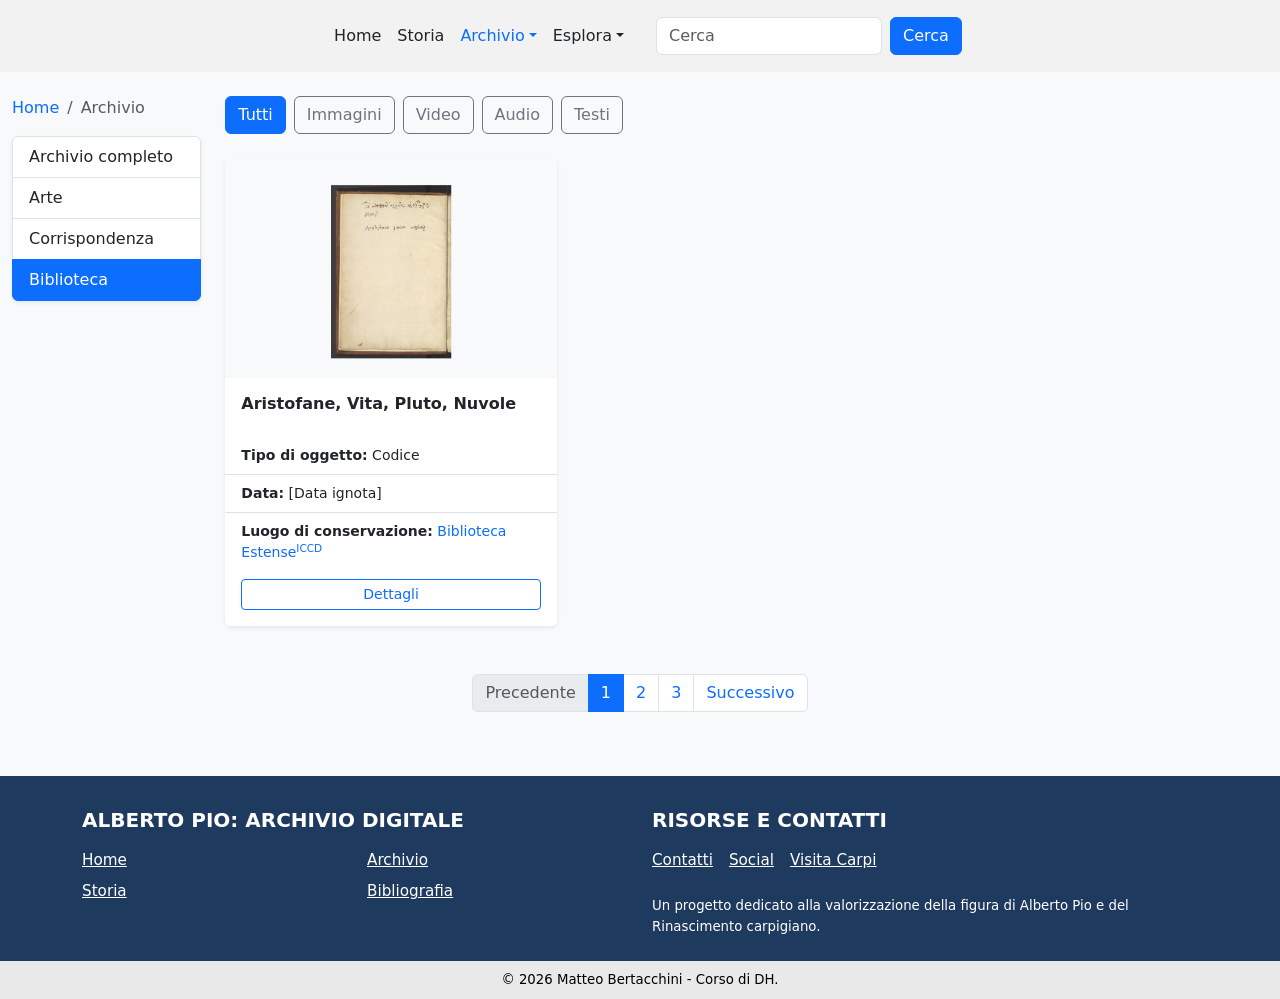
<file: biblioteca.html>
<!doctype html>
<html lang="it">

<head>
    <meta charset="UTF-8">
    <meta name="description" content="Sito che raccoglie opere d'arte, scritti e codici legati alla figura di Alberto III Pio di Savoia" />
    <meta name="keywords" content="Pio, Carpi, Savoia, Rinascimento, Alberto" />
    <meta name="author" content="Matteo Bertacchini" />
    <meta name="viewport" content="width=device-width, initial-scale=1.0, shrink-to-fit=no" />
    <title>Alberto Pio - Archivio</title>
    <link rel="icon" type="image/x-icon" href="img/favicon.svg">       
    <link href="https://cdn.jsdelivr.net/npm/bootstrap@5.0.2/dist/css/bootstrap.min.css" rel="stylesheet" integrity="sha384-EVSTQN3/azprG1Anm3QDgpJLIm9Nao0Yz1ztcQTwFspd3yD65VohhpuuCOmLASjC" crossorigin="anonymous">
    <link rel="stylesheet" href="stile.css">
</head>

<body class="bg-light">
    <nav class="navbar navbar-expand-sm custom-navbar">
        <div class="container-fluid">
            <div class="collapse navbar-collapse justify-content-center" id="menuPrincipale">
                <ul class="navbar-nav m-2">
                  <li class="nav-item">
                    <a class="nav-link" href="index.html">Home</a>
                  </li>
                  <li class="nav-item">
                    <a class="nav-link" href="#">Storia</a>
                  </li>
                  <li class="nav-item dropdown">
                    <a class="nav-link active dropdown-toggle" href="#" data-bs-toggle="dropdown">Archivio</a>
                      <ul class="dropdown-menu">
                        <li><a class="dropdown-item" href="archivio-copia.html">Archivio completo</a></li>
                        <li><a class="dropdown-item" href="arte.html">Arte</a></li>
                        <li><a class="dropdown-item" href="corrispondenza.html">Corrispondenza</a></li>
                        <li><a class="dropdown-item" href="biblioteca.html">Biblioteca</a></li>
                      </ul>
                  </li>
                  <li class="nav-item dropdown">
                    <a class="nav-link dropdown-toggle" href="#" data-bs-toggle="dropdown">Esplora</a>
                      <ul class="dropdown-menu">
                        <li><a class="dropdown-item" href="#">Persone</a></li>
                        <li><a class="dropdown-item" href="#">Date</a></li>
                        <li><a class="dropdown-item" href="#">Luoghi</a></li>
                      </ul>
                  </li>
                </ul>

                <form class="d-flex ms-sm-3" role="search">
                  <input class="form-control me-2" type="search" placeholder="Cerca">
                  <button class="btn btn-primary" type="submit">Cerca</button>
                </form>
            </div>
        </div>
    </nav>


    <div class="container-fluid my-4">
        <div class="row">
            <div class="col-md-2">
                <nav>
                    <ol class="breadcrumb">
                        <li class="breadcrumb-item"><a href="index.html" class="text-decoration-none">Home</a></li>
                        <li class="breadcrumb-item active">Archivio</li>
                    </ol>
                </nav>
                <div class="list-group shadow-sm">
                   <a href="archivio-copia.html" class="list-group-item list-group-item-action">Archivio completo</a>
                   <a href="arte.html" class="list-group-item list-group-item-action">Arte</a>
                   <a href="corrispondenza.html" class="list-group-item list-group-item-action">Corrispondenza</a>
                   <a href="biblioteca.html" class="list-group-item list-group-item-action active">Biblioteca</a>
                </div>
            </div>
               
            <div class="col-md-10">
                <div class="d-flex gap-2 justify-content-md-start mb-4">
                    <button class="btn btn-primary">Tutti</button>
                    <button class="btn btn-outline-secondary">Immagini</button>
                    <button class="btn btn-outline-secondary">Video</button>
                    <button class="btn btn-outline-secondary">Audio</button>
                    <button class="btn btn-outline-secondary">Testi</button>
                </div>
                <div class="row g-4">
                    






                    <div class="col-md-4">
                        <div class="card h-100 hover-card shadow-sm border-0">
                            <div class="card-img-container">
                                <img src="img/gr28aristofane.png" class="card-img-custom" alt="Codice Aristofane">
                            </div>
                            <div class="card-body">
                                <h6 class="card-title fw-bold">Aristofane, Vita, Pluto, Nuvole</h6>
                            </div>
                            <ul class="list-group list-group-flush small text-muted">
                                <li class="list-group-item"><strong>Tipo di oggetto:</strong> Codice</li>
                                <li class="list-group-item"><strong>Data:</strong> [Data ignota]</li>
                                <li class="list-group-item"><strong>Luogo di conservazione:</strong> <a href="https://dati.beniculturali.it/lodview/iccd/cf/resource/CulturalInstituteOrSite/1476943895379.html" target="_blank" class="text-decoration-none"> Biblioteca Estense<sup>ICCD</sup></a></li>
                            </ul>
                            <div class="card-footer bg-white border-0 text-center pb-3">
                                <a href="#" class="btn btn-sm btn-outline-primary w-100">Dettagli</a>
                            </div>
                        </div>
                    </div>


                </div>
            </div>
        </div>

        <div class="d-flex justify-content-center mt-5">
            <ul class="pagination">
                <li class="page-item disabled"><a class="page-link" href="#">Precedente</a></li>
                <li class="page-item active"><a class="page-link" href="#">1</a></li>
                <li class="page-item"><a class="page-link" href="#">2</a></li>
                <li class="page-item"><a class="page-link" href="#">3</a></li>
                <li class="page-item"><a class="page-link" href="#">Successivo</a></li>
            </ul>
        </div>
    </div>
       
    <footer>
        <div class="container-fluid background-blue py-4 mt-5">
          <div class="container">
            <div class="row">
              <div class="col-md-6 mt-2">
                <h5 class="text-uppercase fw-bold text-white">Alberto Pio: Archivio digitale</h5>
                <div class="row mt-3">
                  <div class="col-sm-6">
                    <ul class="list-unstyled">
                      <li><a href="#">Home</a></li>
                      <li><a href="#">Storia</a></li>
                    </ul>
                  </div>
                  <div class="col-sm-6">
                    <ul class="list-unstyled">
                      <li><a href="#">Archivio</a></li>
                      <li><a href="#">Bibliografia</a></li>
                    </ul>
                  </div>
                </div>
              </div>
              <div class="col-md-6 mt-2">
                <h5 class="text-uppercase fw-bold text-white">Risorse e contatti</h5>
                <ul class="list-unstyled mt-3 d-flex gap-3">
                  <li><a href="#">Contatti</a></li>
                  <li><a href="#">Social</a></li>
                  <li><a href="#">Visita Carpi</a></li>
                </ul>
                <p class="mt-3 text-white small">
                  Un progetto dedicato alla valorizzazione della figura di Alberto Pio e del Rinascimento carpigiano.
                </p>
              </div>
            </div>
          </div>
        </div>
        <div class="container-fluid background-gray">
          <p class="mb-0 py-2 text-center small">
            © 2026 Matteo Bertacchini - Corso di DH.
          </p>
        </div>
      </footer>

    <script src="https://cdn.jsdelivr.net/npm/bootstrap@5.0.2/dist/js/bootstrap.bundle.min.js" integrity="sha384-MrcW6ZMFYlzcLA8Nl+NtUVF0sA7MsXsP1UyJoMp4YLEuNSfAP+JcXn/tWtIaxVXM" crossorigin="anonymous"></script>  
</body>

</html>
</file>
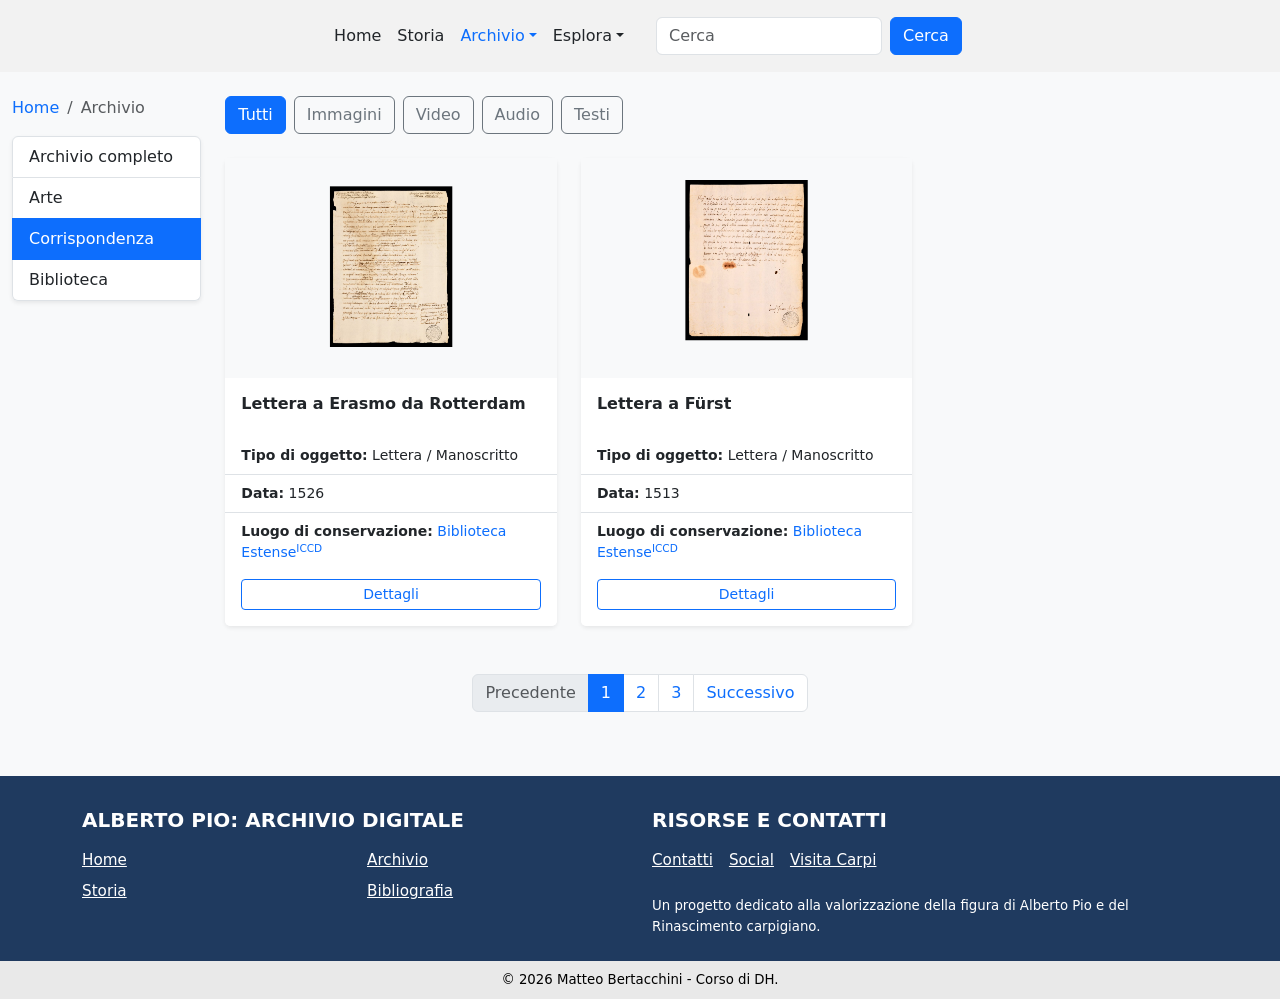
<file: corrispondenza.html>
<!doctype html>
<html lang="it">

<head>
    <meta charset="UTF-8">
    <meta name="description" content="Sito che raccoglie opere d'arte, scritti e codici legati alla figura di Alberto III Pio di Savoia" />
    <meta name="keywords" content="Pio, Carpi, Savoia, Rinascimento, Alberto" />
    <meta name="author" content="Matteo Bertacchini" />
    <meta name="viewport" content="width=device-width, initial-scale=1.0, shrink-to-fit=no" />
    <title>Alberto Pio - Archivio</title>
    <link rel="icon" type="image/x-icon" href="img/favicon.svg">       
    <link href="https://cdn.jsdelivr.net/npm/bootstrap@5.0.2/dist/css/bootstrap.min.css" rel="stylesheet" integrity="sha384-EVSTQN3/azprG1Anm3QDgpJLIm9Nao0Yz1ztcQTwFspd3yD65VohhpuuCOmLASjC" crossorigin="anonymous">
    <link rel="stylesheet" href="stile.css">
</head>

<body class="bg-light">
    <nav class="navbar navbar-expand-sm custom-navbar">
        <div class="container-fluid">
            <div class="collapse navbar-collapse justify-content-center" id="menuPrincipale">
                <ul class="navbar-nav m-2">
                  <li class="nav-item">
                    <a class="nav-link" href="index.html">Home</a>
                  </li>
                  <li class="nav-item">
                    <a class="nav-link" href="#">Storia</a>
                  </li>
                  <li class="nav-item dropdown">
                    <a class="nav-link active dropdown-toggle" href="#" data-bs-toggle="dropdown">Archivio</a>
                      <ul class="dropdown-menu">
                        <li><a class="dropdown-item" href="archivio-copia.html">Archivio completo</a></li>
                        <li><a class="dropdown-item" href="arte.html">Arte</a></li>
                        <li><a class="dropdown-item" href="corrispondenza.html">Corrispondenza</a></li>
                        <li><a class="dropdown-item" href="biblioteca.html">Biblioteca</a></li>
                      </ul>
                  </li>
                  <li class="nav-item dropdown">
                    <a class="nav-link dropdown-toggle" href="#" data-bs-toggle="dropdown">Esplora</a>
                      <ul class="dropdown-menu">
                        <li><a class="dropdown-item" href="#">Persone</a></li>
                        <li><a class="dropdown-item" href="#">Date</a></li>
                        <li><a class="dropdown-item" href="#">Luoghi</a></li>
                      </ul>
                  </li>
                </ul>

                <form class="d-flex ms-sm-3" role="search">
                  <input class="form-control me-2" type="search" placeholder="Cerca">
                  <button class="btn btn-primary" type="submit">Cerca</button>
                </form>
            </div>
        </div>
    </nav>


    <div class="container-fluid my-4">
        <div class="row">
            <div class="col-md-2">
                <nav>
                    <ol class="breadcrumb">
                        <li class="breadcrumb-item"><a href="index.html" class="text-decoration-none">Home</a></li>
                        <li class="breadcrumb-item active">Archivio</li>
                    </ol>
                </nav>
                <div class="list-group shadow-sm">
                   <a href="archivio-copia-html" class="list-group-item list-group-item-action">Archivio completo</a>
                   <a href="arte.html" class="list-group-item list-group-item-action">Arte</a>
                   <a href="corrispondenza.html" class="list-group-item list-group-item-action active">Corrispondenza</a>
                   <a href="biblioteca.html" class="list-group-item list-group-item-action">Biblioteca</a>
                </div>
            </div>
               
            <div class="col-md-10">
                <div class="d-flex gap-2 justify-content-md-start mb-4">
                    <button class="btn btn-primary">Tutti</button>
                    <button class="btn btn-outline-secondary">Immagini</button>
                    <button class="btn btn-outline-secondary">Video</button>
                    <button class="btn btn-outline-secondary">Audio</button>
                    <button class="btn btn-outline-secondary">Testi</button>
                </div>
                <div class="row g-4">


                    <div class="col-md-4">
                        <div class="card h-100 hover-card shadow-sm border-0">
                            <div class="card-img-container">
                                <img src="img/lettera-erasmo.png" class="card-img-custom" alt="Lettera Erasmo">
                            </div>
                            <div class="card-body">
                                <h6 class="card-title fw-bold">Lettera a Erasmo da Rotterdam</h6>
                            </div>
                            <ul class="list-group list-group-flush small text-muted">
                                <li class="list-group-item"><strong>Tipo di oggetto:</strong> Lettera / Manoscritto</li>
                                <li class="list-group-item"><strong>Data:</strong> 1526</li>
                                <li class="list-group-item"><strong>Luogo di conservazione:</strong> <a href="https://dati.beniculturali.it/lodview/iccd/cf/resource/CulturalInstituteOrSite/1476943895379.html" target="_blank" class="text-decoration-none"> Biblioteca Estense<sup>ICCD</sup></a></li>
                            </ul>
                            <div class="card-footer bg-white border-0 text-center pb-3">
                                <a href="#" class="btn btn-sm btn-outline-primary w-100">Dettagli</a>
                            </div>
                        </div>
                    </div>

                    <div class="col-md-4">
                        <div class="card h-100 hover-card shadow-sm border-0">
                            <div class="card-img-container">
                                <img src="img/lettera2.png" class="card-img-custom" alt="Lettera Fürst">
                            </div>
                            <div class="card-body">
                                <h6 class="card-title fw-bold">Lettera a Fürst</h6>
                            </div>
                            <ul class="list-group list-group-flush small text-muted">
                                <li class="list-group-item"><strong>Tipo di oggetto:</strong> Lettera / Manoscritto</li>
                                <li class="list-group-item"><strong>Data:</strong> 1513</li>
                                <li class="list-group-item"><strong>Luogo di conservazione:</strong> <a href="https://dati.beniculturali.it/lodview/iccd/cf/resource/CulturalInstituteOrSite/1476943895379.html" target="_blank" class="text-decoration-none"> Biblioteca Estense<sup>ICCD</sup></a></li>
                            </ul>
                            <div class="card-footer bg-white border-0 text-center pb-3">
                                <a href="prova-leaflet.html" class="btn btn-sm btn-outline-primary w-100">Dettagli</a>
                            </div>
                        </div>
                    </div>
                </div>
            </div>
        </div>

        <div class="d-flex justify-content-center mt-5">
            <ul class="pagination">
                <li class="page-item disabled"><a class="page-link" href="#">Precedente</a></li>
                <li class="page-item active"><a class="page-link" href="#">1</a></li>
                <li class="page-item"><a class="page-link" href="#">2</a></li>
                <li class="page-item"><a class="page-link" href="#">3</a></li>
                <li class="page-item"><a class="page-link" href="#">Successivo</a></li>
            </ul>
        </div>
    </div>
       
    <footer>
        <div class="container-fluid background-blue py-4 mt-5">
          <div class="container">
            <div class="row">
              <div class="col-md-6 mt-2">
                <h5 class="text-uppercase fw-bold text-white">Alberto Pio: Archivio digitale</h5>
                <div class="row mt-3">
                  <div class="col-sm-6">
                    <ul class="list-unstyled">
                      <li><a href="#">Home</a></li>
                      <li><a href="#">Storia</a></li>
                    </ul>
                  </div>
                  <div class="col-sm-6">
                    <ul class="list-unstyled">
                      <li><a href="#">Archivio</a></li>
                      <li><a href="#">Bibliografia</a></li>
                    </ul>
                  </div>
                </div>
              </div>
              <div class="col-md-6 mt-2">
                <h5 class="text-uppercase fw-bold text-white">Risorse e contatti</h5>
                <ul class="list-unstyled mt-3 d-flex gap-3">
                  <li><a href="#">Contatti</a></li>
                  <li><a href="#">Social</a></li>
                  <li><a href="#">Visita Carpi</a></li>
                </ul>
                <p class="mt-3 text-white small">
                  Un progetto dedicato alla valorizzazione della figura di Alberto Pio e del Rinascimento carpigiano.
                </p>
              </div>
            </div>
          </div>
        </div>
        <div class="container-fluid background-gray">
          <p class="mb-0 py-2 text-center small">
            © 2026 Matteo Bertacchini - Corso di DH.
          </p>
        </div>
      </footer>

    <script src="https://cdn.jsdelivr.net/npm/bootstrap@5.0.2/dist/js/bootstrap.bundle.min.js" integrity="sha384-MrcW6ZMFYlzcLA8Nl+NtUVF0sA7MsXsP1UyJoMp4YLEuNSfAP+JcXn/tWtIaxVXM" crossorigin="anonymous"></script>  
</body>

</html>
</file>
<file: stile.css>
.custom-navbar {
  background-color: #f2f2f2 !important;
}

.custom-navbar .navbar-nav .nav-link {
  color: #212529 !important;
  font-weight: 500;
}
.custom-navbar .navbar-nav .nav-link:hover, 
.custom-navbar .navbar-nav .nav-link.active {
  color: #0d6efd !important;
}

.hero-section {
  background-image: url('img/national-gallery.jpg');
  background-size: cover;
  background-position: center 20%;
  background-repeat: no-repeat;
  height: 80vh;
  position: relative;
}

.hero-section::before {
  content: "";
  position: absolute;
  top: 0; left: 0;
  width: 100%; height: 100%;
  background-color: rgba(0, 0, 0, 0.5);
  z-index: 1;
}

.hero-section .container {
  position: relative;
  z-index: 2;
}

.bio-section {
  background-color: #f8f9fa;
}

.bio-section h2 {
  color: #343a40;
}

.bio-section p {
  color: #495057;
  font-size: 1.1rem;
  line-height: 1.8;
}

.features-section .card {
  border: none;
  box-shadow: 0 4px 15px rgba(0,0,0,0.1);
  transition: transform 0.3s, box-shadow 0.3s;
}

.features-section .card:hover {
  transform: translateY(-5px);
  box-shadow: 0 8px 20px rgba(0,0,0,0.2);
}

.features-section .card-title {
  color: #343a40;
}

.features-section .card-text {
  color: #495057;
}

#demo {
  max-width: 900px;
  margin: 0 auto;
}

#demo .carousel-item img {
  height: 400px;
  object-fit: cover;
}

footer {
  font-size: 0.95rem;
  line-height: 1.6;
}

.background-blue {
  background-color: #1f3a5f;
  color: #ffffff;
}

.background-gray {
  background-color: #e9e9e9;
  color: #000000;
}

footer h5 {
  font-weight: 600;
  margin-bottom: 1rem;
}

footer ul {
  list-style: none;
  padding-left: 0;
  margin-bottom: 1rem;
}

footer ul li {
  margin-bottom: 0.4rem;
  color: #ffffff;
}

footer a {
  color: #ffffff;
  text-decoration: underline;
}

footer a:hover {
  color: #d0d0d0;
  text-decoration: none;
}

footer p {
  margin: 0;
}

.fixed-img {
  height: 220px;
  object-fit: cover;
  width: 100%;
}

.carousel-fixed {
  max-width: 700px;
  margin: 0 auto;
}

.carousel-fixed .carousel-inner {
  height: 380px;
}

.carousel-fixed .carousel-item,
.carousel-fixed img {
  height: 100%;
}

.carousel-fixed img {
  object-fit: contain;
  background-color: #f8f9fa;
}

@media (max-width: 768px) {
  .carousel-fixed {
    max-width: 100%;
  }
  .carousel-fixed .carousel-inner {
    height: 260px;
  }
}

#sidebar {
  width: 220px;
  min-height: 100vh;
}

#sidebar .nav-link {
  color: #333;
}

#sidebar .nav-link.active,
#sidebar .nav-link:hover {
  font-weight: 600;
  background-color: #e9ecef;
}

/*Archivio*/

.card-img-container {
  height: 220px;
  width: 100%;
  background-color: #f8f9fa; /* Sfondo grigio neutro */
  display: flex !important; /* Flexbox obbligatorio per centrare */
  align-items: center; /* Centra verticalmente */
  justify-content: center; /* Centra orizzontalmente */
  overflow: hidden;
  padding: 10px; /* Margine per non toccare i bordi della card */
}

.card-img-custom {
  width: auto !important; 
  height: auto !important;
  max-width: 100% !important;
  max-height: 100% !important;
  object-fit: contain !important; /* Mostra tutta l'immagine senza ritagli */
  display: block; 
}

.card-video-custom {
  height: 220px;
  width: 100%;
  background-color: #000;
}

.hover-card {
  transition: transform 0.3s ease, box-shadow 0.3s ease;
  border: 1px solid #e0e0e0;
}
.hover-card:hover {
  transform: translateY(-5px);
  box-shadow: 0 10px 20px rgba(0,0,0,0.1) !important;
}
</file>
